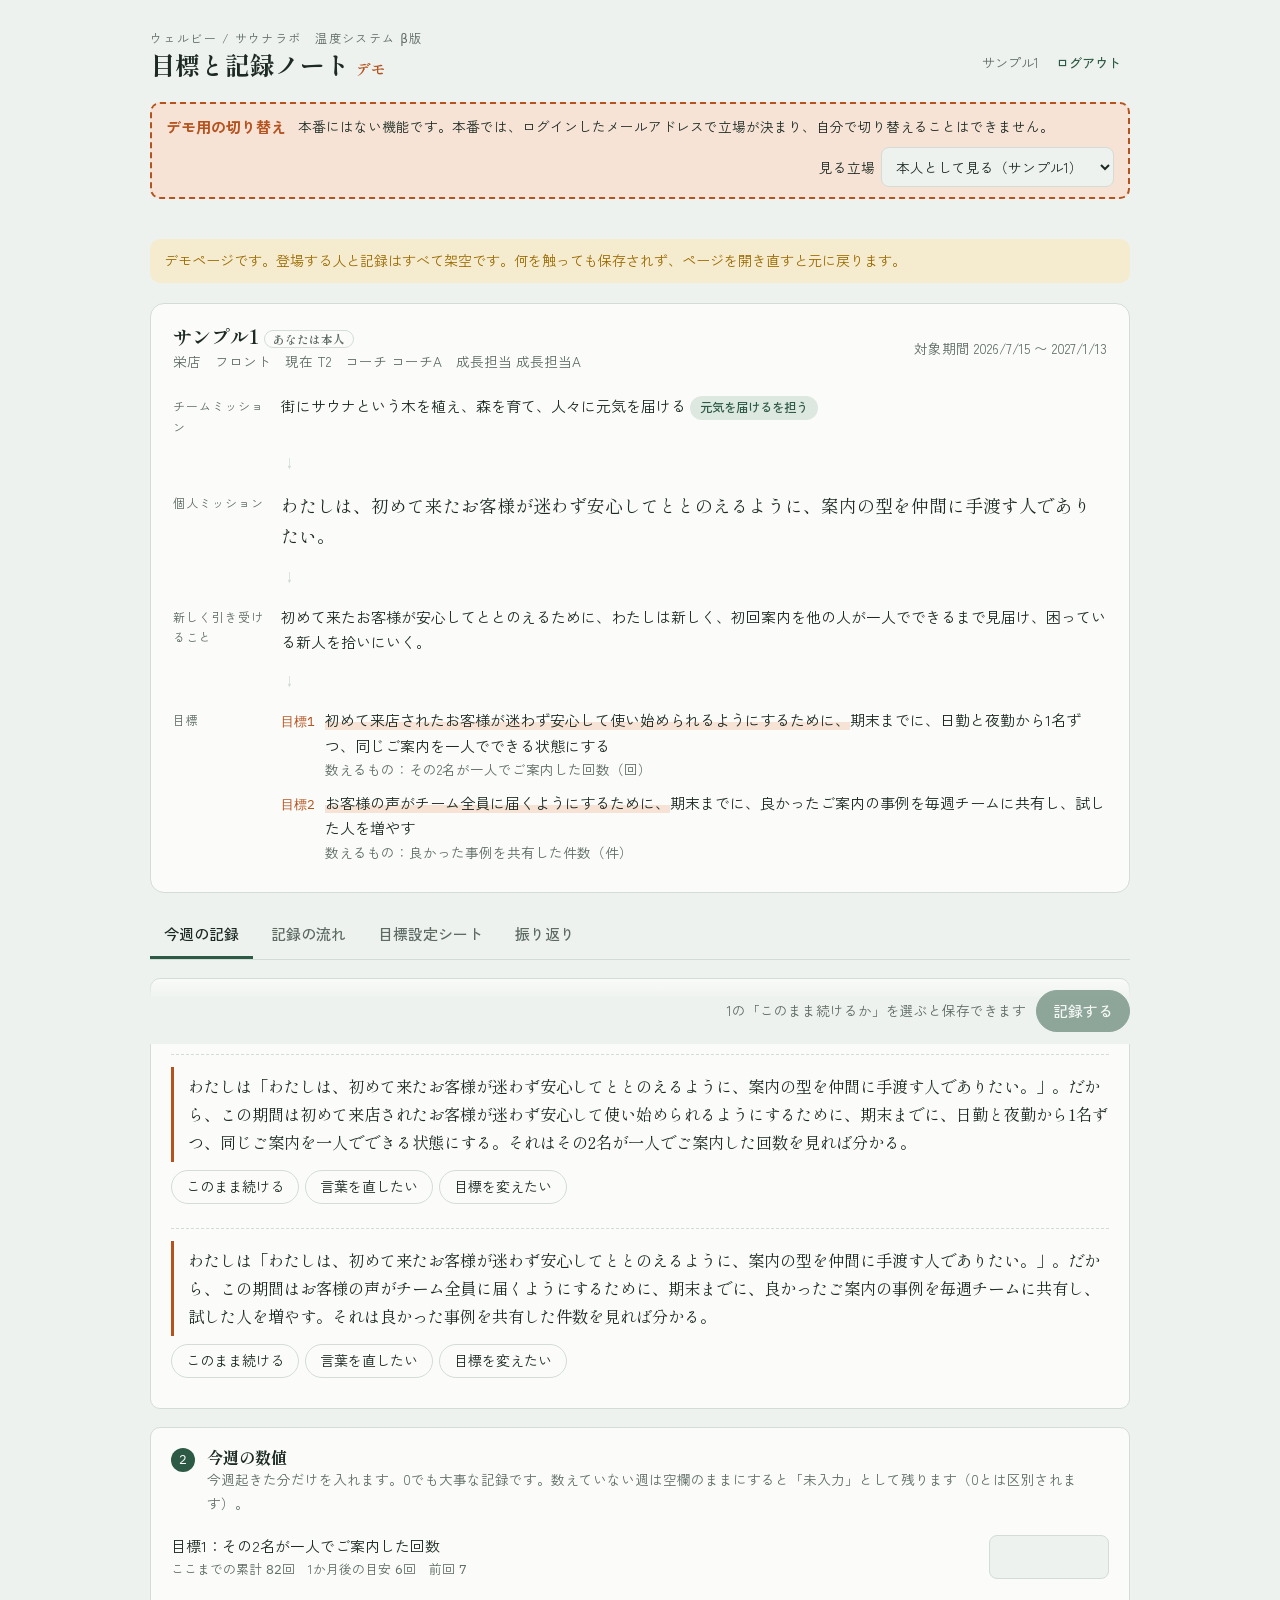
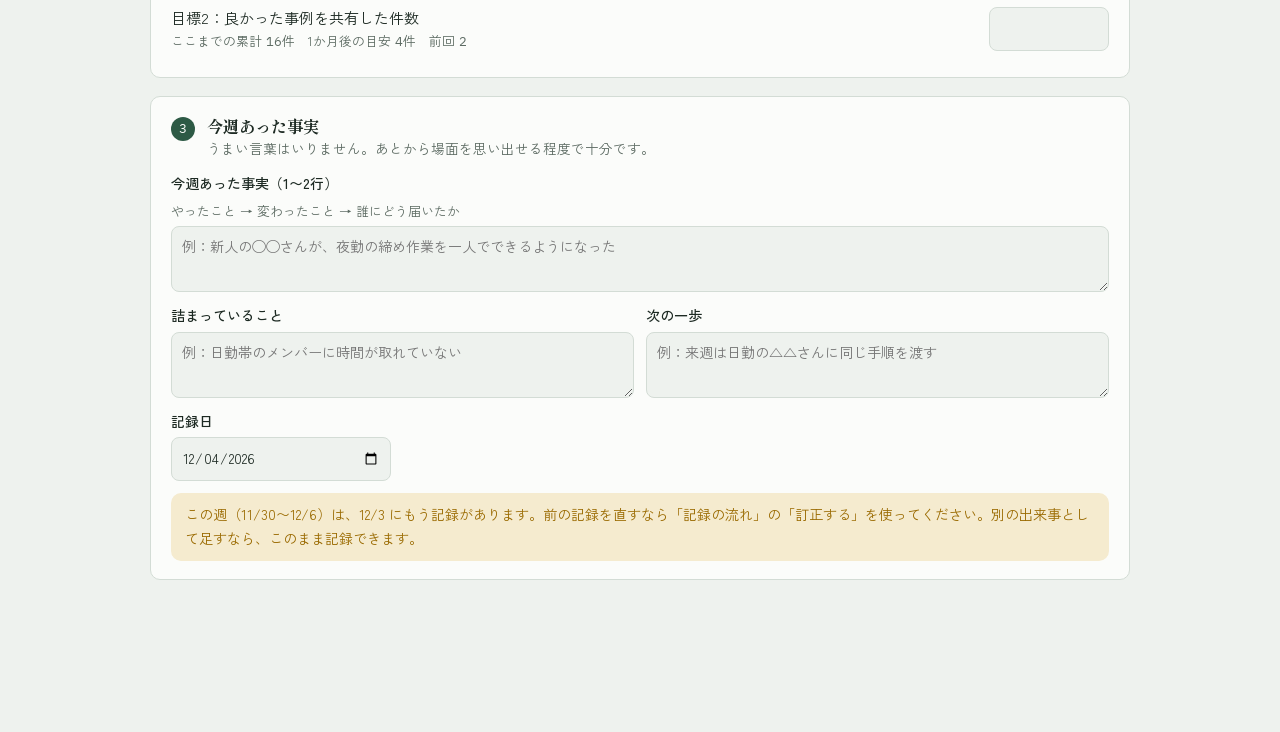
<file: demo.html>
<!doctype html>
<html lang="ja">
<head>
<meta charset="utf-8">
<meta name="viewport" content="width=device-width,initial-scale=1,viewport-fit=cover">
<meta name="robots" content="noindex">
<title>目標と記録ノート（デモ）</title>
<link rel="preconnect" href="https://fonts.googleapis.com">
<link rel="preconnect" href="https://fonts.gstatic.com" crossorigin>
<link rel="stylesheet" href="https://fonts.googleapis.com/css2?family=Shippori+Mincho:wght@600;700&family=Zen+Kaku+Gothic+New:wght@400;500;700&family=IBM+Plex+Mono:wght@500&display=swap">
<link rel="stylesheet" href="style.css">
</head>
<body>
<div class="wrap">
  <header class="top">
    <div class="brand">
      <small>ウェルビー / サウナラボ　温度システム β版</small>
      <h1>目標と記録ノート <span style="font-size:.6em;color:var(--ember)">デモ</span></h1>
    </div>
    <div id="account" class="account"></div>
  </header>
  <div id="demoBar" class="demobar" hidden></div>
  <div class="people" id="people"></div>
  <div id="notice" class="notice" hidden></div>
  <main id="main">
    <div class="card emptystate">
      <h2>読み込んでいます</h2>
      <p class="muted">目標設定シートと週次記録を、ひとつの画面で書いて見返せるノートです。</p>
    </div>
  </main>
</div>
<div id="toast" class="toast" hidden></div>
<script src="demo-data.js"></script>
<script src="app.js"></script>
</body>
</html>
</file>
<file: style.css>
/* 目標と記録ノート — 上に「つながりの1本」、その下に4つのタブ。記録のたびに目標を読む流れを画面の順番でつくる */
:root{
  --bg:#EEF2EE;          /* 朝霧 */
  --paper:#FBFCFA;
  --ink:#1D2A23;
  --muted:#5D6B63;
  --line:#D3DCD5;
  --forest:#2D5A45;      /* 杉 */
  --forest-soft:#DCE8E0;
  --ember:#B5531F;       /* ストーブの熾火 */
  --ember-soft:#F6E3D6;
  --ok:#2F7A4F; --ok-soft:#DDEFE3;
  --warn:#9A6A00; --warn-soft:#F5EBCF;
  --font-display:"Shippori Mincho","Hiragino Mincho ProN","Yu Mincho",serif;
  --font-body:"Zen Kaku Gothic New","Hiragino Kaku Gothic ProN","Yu Gothic",system-ui,sans-serif;
  --font-num:"IBM Plex Mono",ui-monospace,monospace;
  --r:10px;
  color-scheme:light;  /* 端末がダークモードでも、いつも明るい画面で表示する */
}
*{box-sizing:border-box}
body{background:var(--bg);color:var(--ink);font-family:var(--font-body);font-size:15px;line-height:1.7;padding:0 16px;padding-block:20px 60px}
.wrap{max-width:980px;margin:0 auto;display:flex;flex-direction:column;gap:20px}
h1,h2,h3{font-family:var(--font-display);text-wrap:balance;margin:0;line-height:1.35}
h1{font-size:1.55rem}
h2{font-size:1.2rem}
h3{font-size:1.02rem}
p{margin:0}
.muted{color:var(--muted)}
.small{font-size:.85rem}
.num{font-family:var(--font-num);font-variant-numeric:tabular-nums}
button,input,textarea,select{font:inherit;color:inherit}
button{cursor:pointer}
:focus-visible{outline:2px solid var(--ember);outline-offset:2px}

header.top{display:flex;flex-wrap:wrap;align-items:flex-end;justify-content:space-between;gap:12px}
.brand small{display:block;font-size:.75rem;letter-spacing:.12em;color:var(--muted)}
.notice{background:var(--warn-soft);color:var(--warn);border-radius:var(--r);padding:10px 14px;font-size:.88rem}

.btn{border:1px solid var(--line);background:var(--paper);border-radius:999px;padding:7px 16px;font-weight:500}
.btn:hover{border-color:var(--forest)}
.btn.primary{background:var(--forest);border-color:var(--forest);color:var(--paper)}
.btn.ember{background:var(--ember);border-color:var(--ember);color:var(--paper)}
.btn.ghost{background:transparent;border-color:transparent;color:var(--forest);padding-inline:8px}
.btn:disabled{opacity:.5;cursor:default}

.people{display:flex;flex-wrap:wrap;gap:8px;align-items:center}
.chip-person{border:1px solid var(--line);background:var(--paper);border-radius:999px;padding:5px 14px;display:inline-flex;gap:8px;align-items:center}
.chip-person[aria-pressed="true"]{background:var(--ink);color:var(--paper);border-color:var(--ink)}
.dot{width:8px;height:8px;border-radius:50%;background:var(--line);flex:none}
.dot.warn{background:var(--warn)} .dot.ember{background:var(--ember)} .dot.ok{background:var(--ok)}

.pill{display:inline-flex;align-items:center;gap:4px;border-radius:999px;padding:1px 10px;font-size:.78rem;font-weight:500;white-space:nowrap}
.pill.ok{background:var(--ok-soft);color:var(--ok)}
.pill.warn{background:var(--warn-soft);color:var(--warn)}
.pill.ember{background:var(--ember-soft);color:var(--ember)}
.pill.plain{background:var(--forest-soft);color:var(--forest)}

/* つながりの1本 */
.chain{background:var(--paper);border:1px solid var(--line);border-radius:14px;padding:20px 22px;display:grid;gap:4px}
.chain-head{display:flex;flex-wrap:wrap;gap:10px;justify-content:space-between;align-items:center;margin-bottom:8px}
.link{display:grid;grid-template-columns:96px 1fr;gap:12px;padding:8px 0}
.link .lab{font-size:.75rem;letter-spacing:.08em;color:var(--muted);padding-top:3px}
.link .val{min-width:0}
.arrow{grid-column:2;color:var(--line);font-size:.8rem;line-height:1;padding-left:2px}
.mission{font-family:var(--font-display);font-size:1.12rem}
.goal-line{display:flex;gap:10px;align-items:baseline}
.goal-line .gno{font-family:var(--font-num);font-size:.8rem;color:var(--ember);flex:none}
.forwhat{background:linear-gradient(transparent 62%,var(--ember-soft) 62%)}
.empty-val{color:var(--muted);font-style:normal}
@media (max-width:560px){.link{grid-template-columns:1fr;gap:2px}.arrow{grid-column:1}}

.nudge{display:flex;flex-wrap:wrap;gap:12px;align-items:center;justify-content:space-between;background:var(--ember-soft);border-radius:var(--r);padding:12px 16px}
.nudge p{color:var(--ember);font-weight:500}

/* tabs */
.tabs{display:flex;gap:4px;border-bottom:1px solid var(--line);overflow-x:auto}
.tab{border:0;background:transparent;padding:10px 14px;border-bottom:3px solid transparent;color:var(--muted);font-weight:500;white-space:nowrap}
.tab[aria-selected="true"]{color:var(--ink);border-color:var(--forest)}

.panel{display:flex;flex-direction:column;gap:18px}
.card{background:var(--paper);border:1px solid var(--line);border-radius:var(--r);padding:18px 20px;display:flex;flex-direction:column;gap:12px}
.step{display:flex;gap:12px;align-items:baseline}
.step .sn{font-family:var(--font-num);color:var(--paper);background:var(--forest);border-radius:50%;width:24px;height:24px;display:inline-grid;place-items:center;font-size:.8rem;flex:none}
.hint{font-size:.85rem;color:var(--muted)}

label.f{display:flex;flex-direction:column;gap:4px;font-size:.88rem;font-weight:500;min-width:0}
label.f span.h{font-weight:400;color:var(--muted);font-size:.8rem}
input[type=text],input[type=number],input[type=date],textarea,select{width:100%;border:1px solid var(--line);border-radius:8px;background:var(--bg);padding:8px 10px;font-weight:400}
textarea{min-height:64px;resize:vertical}
.grid2{display:grid;grid-template-columns:repeat(auto-fit,minmax(240px,1fr));gap:12px}
.grid3{display:grid;grid-template-columns:repeat(auto-fit,minmax(200px,1fr));gap:12px}

.readout{border-left:3px solid var(--ember);padding:6px 0 6px 14px;font-family:var(--font-display);font-size:1.02rem}
.choice{display:flex;flex-wrap:wrap;gap:6px}
.choice label{border:1px solid var(--line);border-radius:999px;padding:4px 14px;font-size:.88rem;cursor:pointer;background:var(--paper)}
.choice input{position:absolute;opacity:0;pointer-events:none}
.choice input:checked+span{font-weight:700}
.choice label:has(input:checked){background:var(--forest);border-color:var(--forest);color:var(--paper)}
.choice label:has(input[value=change]:checked){background:var(--ember);border-color:var(--ember)}
.choice label:has(input:focus-visible){outline:2px solid var(--ember);outline-offset:2px}

.goalcheck{display:flex;flex-direction:column;gap:8px;padding:12px 0;border-top:1px dashed var(--line)}
.goalcheck:first-of-type{border-top:0}

.numrow{display:grid;grid-template-columns:1fr 120px;gap:10px;align-items:center;padding:6px 0}
.numrow .meta{font-size:.8rem;color:var(--muted)}

/* timeline */
.tl{display:flex;flex-direction:column}
.tl-item{display:grid;grid-template-columns:90px 1fr;gap:14px;padding:14px 0;border-top:1px solid var(--line)}
.tl-item:first-child{border-top:0}
.tl-date{font-family:var(--font-num);font-size:.85rem;color:var(--muted)}
.tl-body{display:flex;flex-direction:column;gap:6px;min-width:0}
.tl-vals{display:flex;flex-wrap:wrap;gap:6px}
.kv{font-size:.88rem}
.kv b{font-weight:500;color:var(--muted);margin-right:6px;font-size:.78rem}
@media (max-width:560px){.tl-item{grid-template-columns:1fr;gap:4px}}

.charts{display:grid;grid-template-columns:repeat(auto-fit,minmax(260px,1fr));gap:12px}
.chart svg{width:100%;height:auto;display:block}
.chart .t{font-size:.85rem;font-weight:500}

table.team{width:100%;min-width:560px;border-collapse:collapse;font-size:.9rem}
table.team th{text-align:left;font-weight:500;color:var(--muted);font-size:.78rem;padding:6px 8px;border-bottom:1px solid var(--line);white-space:nowrap}
table.team td{padding:10px 8px;border-bottom:1px solid var(--line);vertical-align:middle}
table.team tr.row{cursor:pointer}
table.team tr.row:hover td{background:var(--forest-soft)}
.tablewrap{overflow-x:auto}

details.sec{background:var(--paper);border:1px solid var(--line);border-radius:var(--r)}
details.sec>summary{cursor:pointer;padding:14px 20px;font-family:var(--font-display);font-weight:700;font-size:1.05rem;list-style:none;display:flex;justify-content:space-between;gap:10px}
details.sec>summary::after{content:"＋";color:var(--muted);font-family:var(--font-body)}
details.sec[open]>summary::after{content:"－"}
details.sec>.in{padding:0 20px 20px;display:flex;flex-direction:column;gap:14px}
.checks{display:flex;flex-direction:column;gap:6px;font-size:.9rem}
.checks label{display:flex;gap:8px;align-items:flex-start}
.checks input{margin-top:5px}
.goalbox{border:1px solid var(--line);border-radius:var(--r);padding:14px;display:flex;flex-direction:column;gap:12px;background:var(--bg)}
.savebar{position:sticky;bottom:0;padding:12px 0 calc(12px + env(safe-area-inset-bottom,0px));background:linear-gradient(transparent,var(--bg) 30%);display:flex;flex-wrap:wrap;gap:10px;align-items:center;justify-content:flex-end}
.toast{position:fixed;left:50%;transform:translateX(-50%);bottom:calc(24px + env(safe-area-inset-bottom,0px));background:var(--ink);color:var(--paper);padding:8px 18px;border-radius:999px;font-size:.9rem;z-index:10}
.hist{font-size:.85rem;display:flex;flex-direction:column;gap:8px}
.hist div{border-left:2px solid var(--line);padding-left:10px}
.emptystate{text-align:left;padding:28px 22px;display:flex;flex-direction:column;gap:10px}
.confirm-inline{display:flex;gap:8px;align-items:center;flex-wrap:wrap}
@media (prefers-reduced-motion: reduce){*{transition:none!important}}

/* ---- ログイン・アカウント ---- */
.account{display:flex;align-items:center;gap:8px;font-size:.82rem;color:var(--muted)}
.login{max-width:440px;margin:24px auto 0;width:100%}
.login .or{display:flex;align-items:center;gap:10px;color:var(--muted);font-size:.8rem}
.login .or::before,.login .or::after{content:"";flex:1;border-top:1px solid var(--line)}
.btn.google{display:flex;justify-content:center;gap:10px;align-items:center;width:100%;padding:10px 16px}
.btn.wide{width:100%;padding:10px 16px}
.segment{display:flex;gap:4px;background:var(--bg);border-radius:999px;padding:3px}
.segment button{flex:1;border:0;background:transparent;border-radius:999px;padding:6px 8px;font-size:.85rem;color:var(--muted)}
.segment button[aria-pressed="true"]{background:var(--paper);color:var(--ink);font-weight:700}
.err{color:var(--ember);font-size:.85rem}
.role{white-space:nowrap;font-size:.72rem;border:1px solid var(--line);border-radius:999px;padding:0 8px;color:var(--muted)}
.coachnote{background:var(--forest-soft);border-radius:8px;padding:8px 12px;font-size:.88rem}
.coachnote b{color:var(--forest);font-weight:700;margin-right:6px;font-size:.78rem}
.inline-form{display:flex;gap:8px;align-items:flex-start;flex-wrap:wrap}
.inline-form textarea{flex:1;min-width:200px;min-height:44px}

/* ---- デモページ専用の帯（本番では出ない） ---- */
.demobar{display:flex;flex-wrap:wrap;gap:8px 12px;align-items:center;border:2px dashed var(--ember);background:var(--ember-soft);color:var(--ink);border-radius:var(--r);padding:10px 14px}
.demobar b{color:var(--ember)}
</file>
